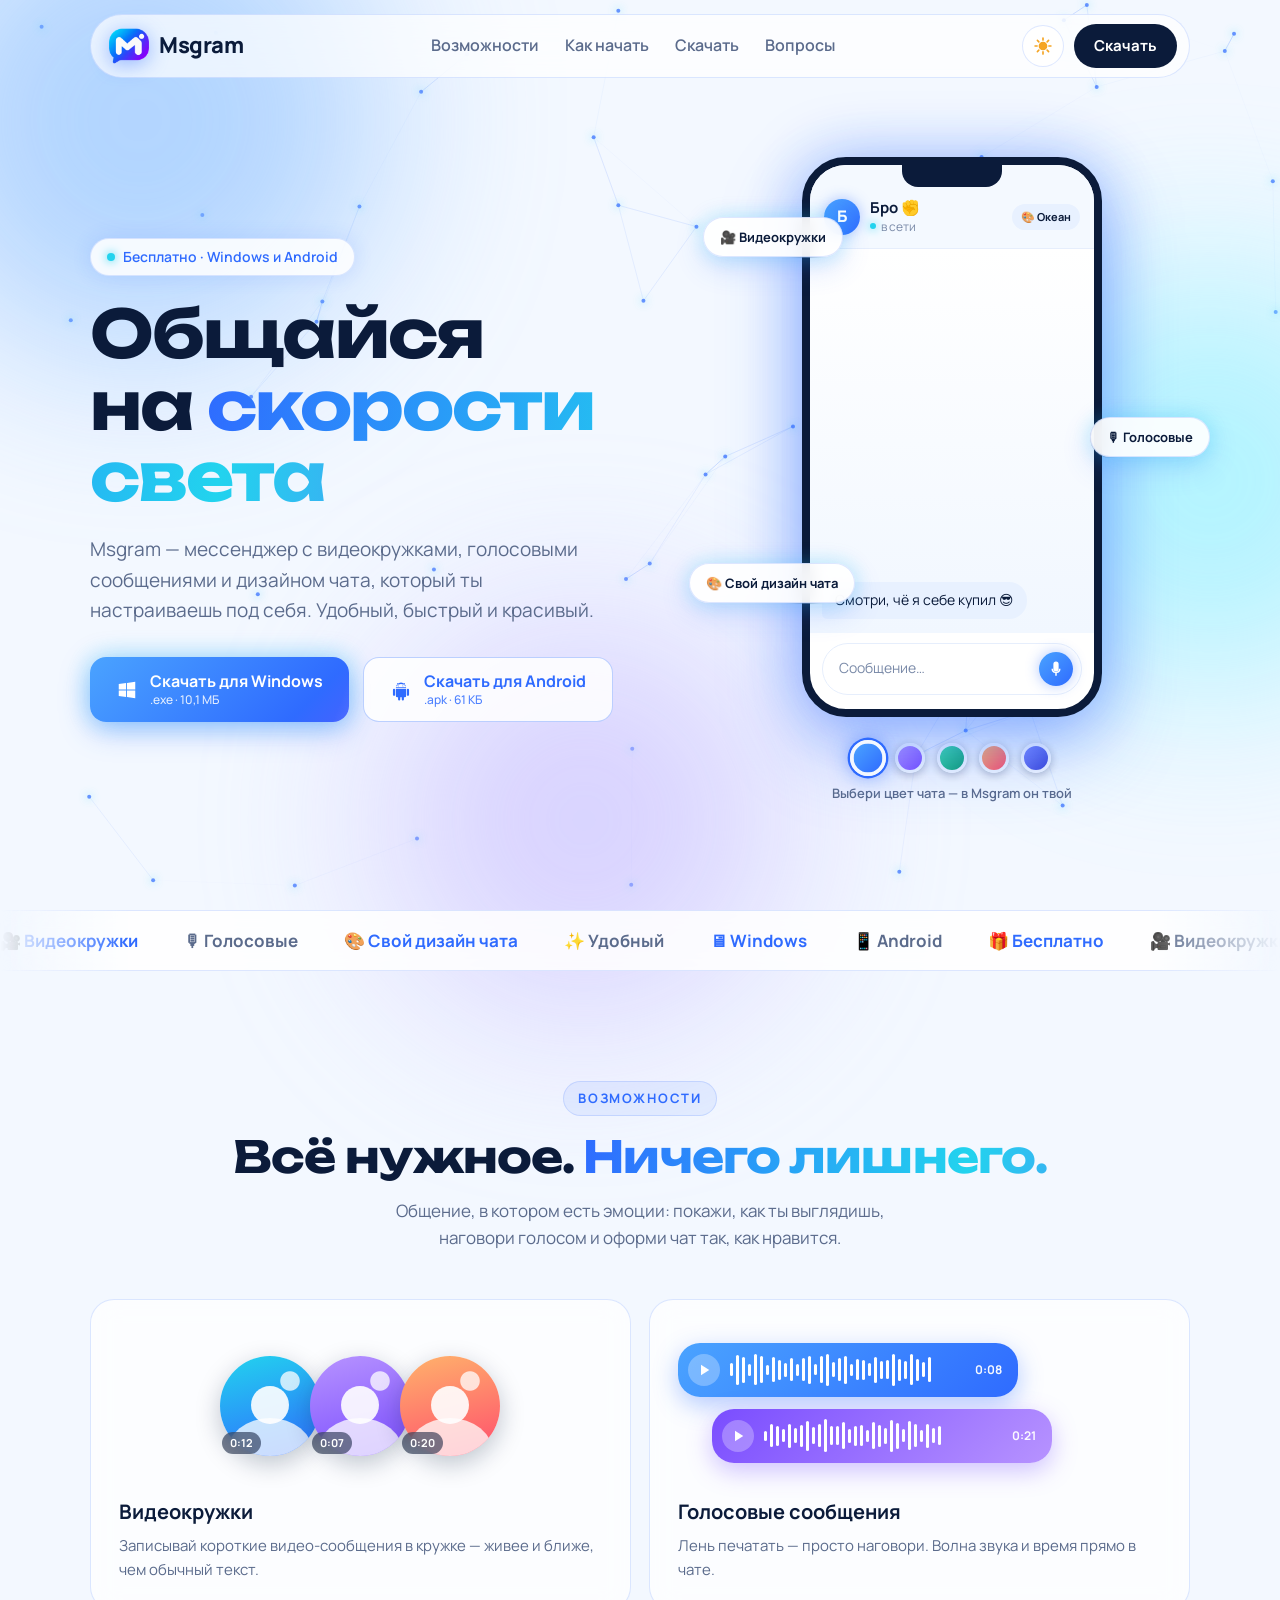
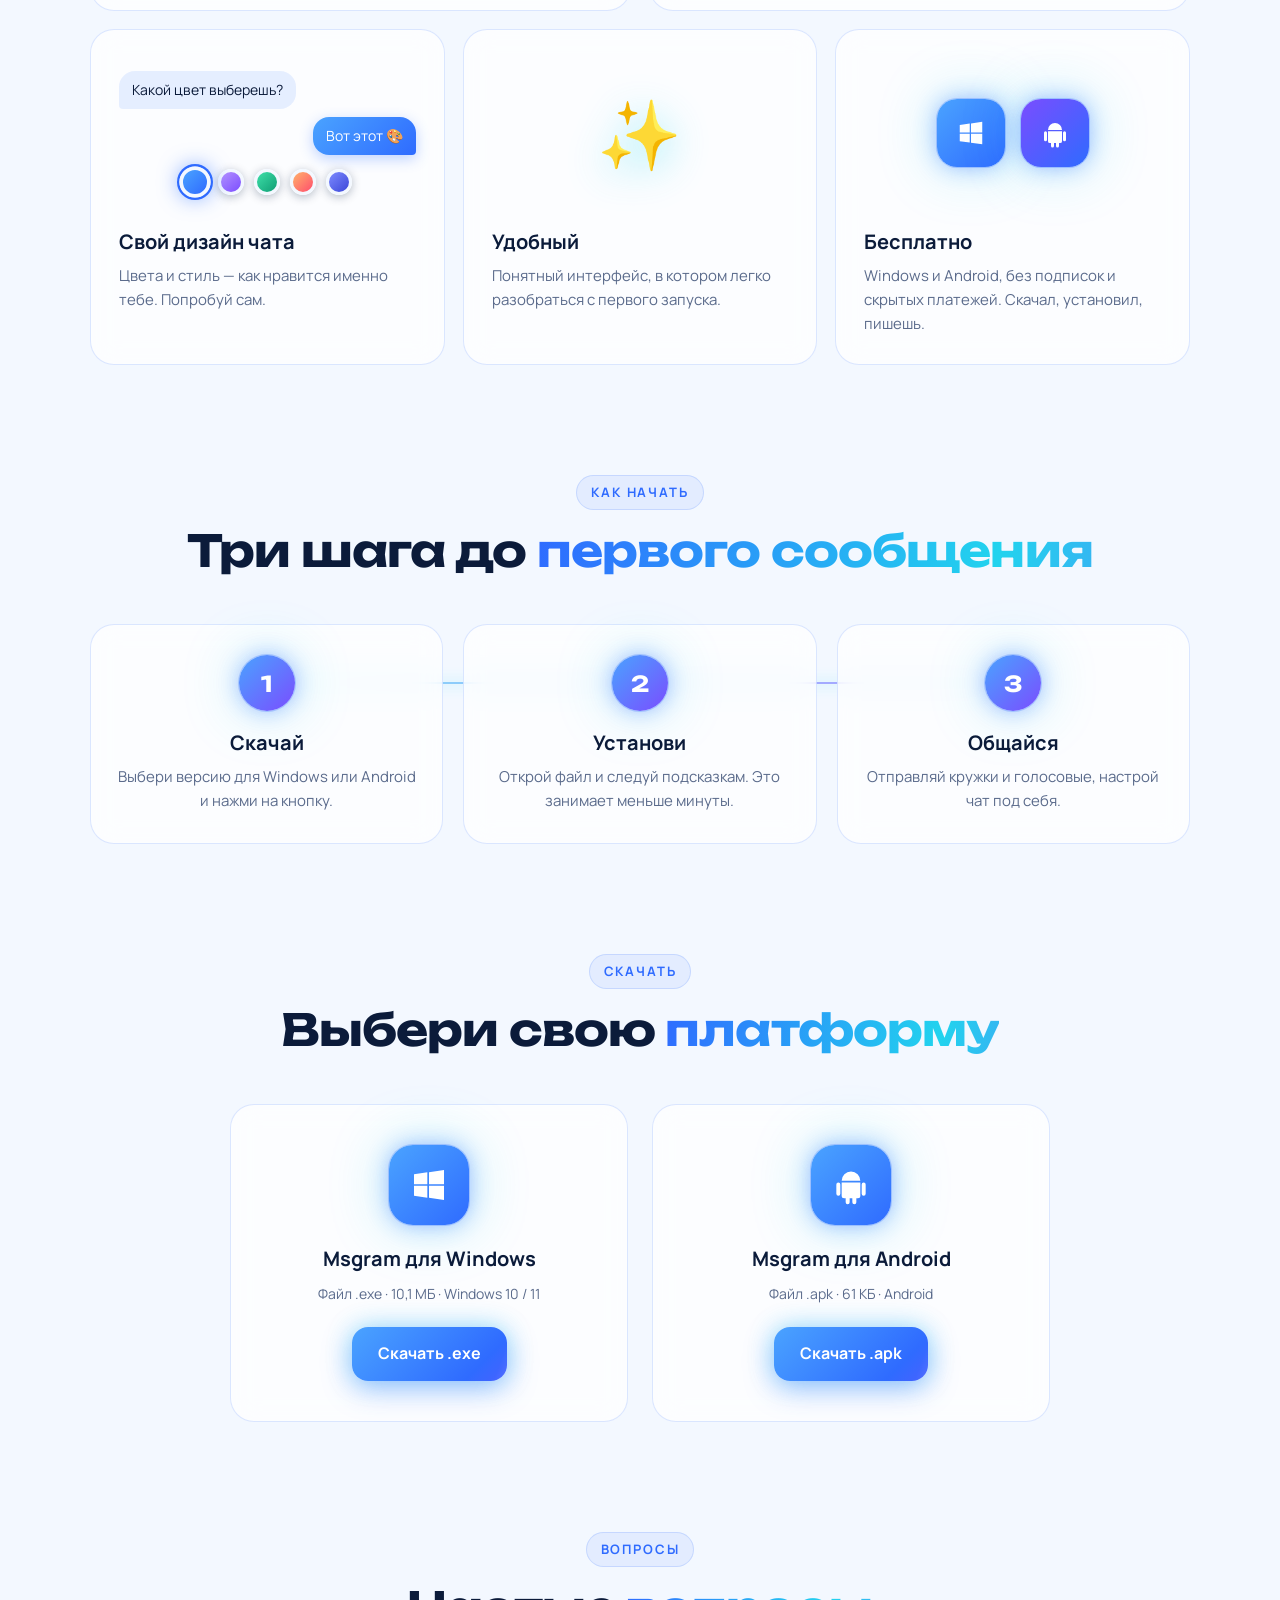
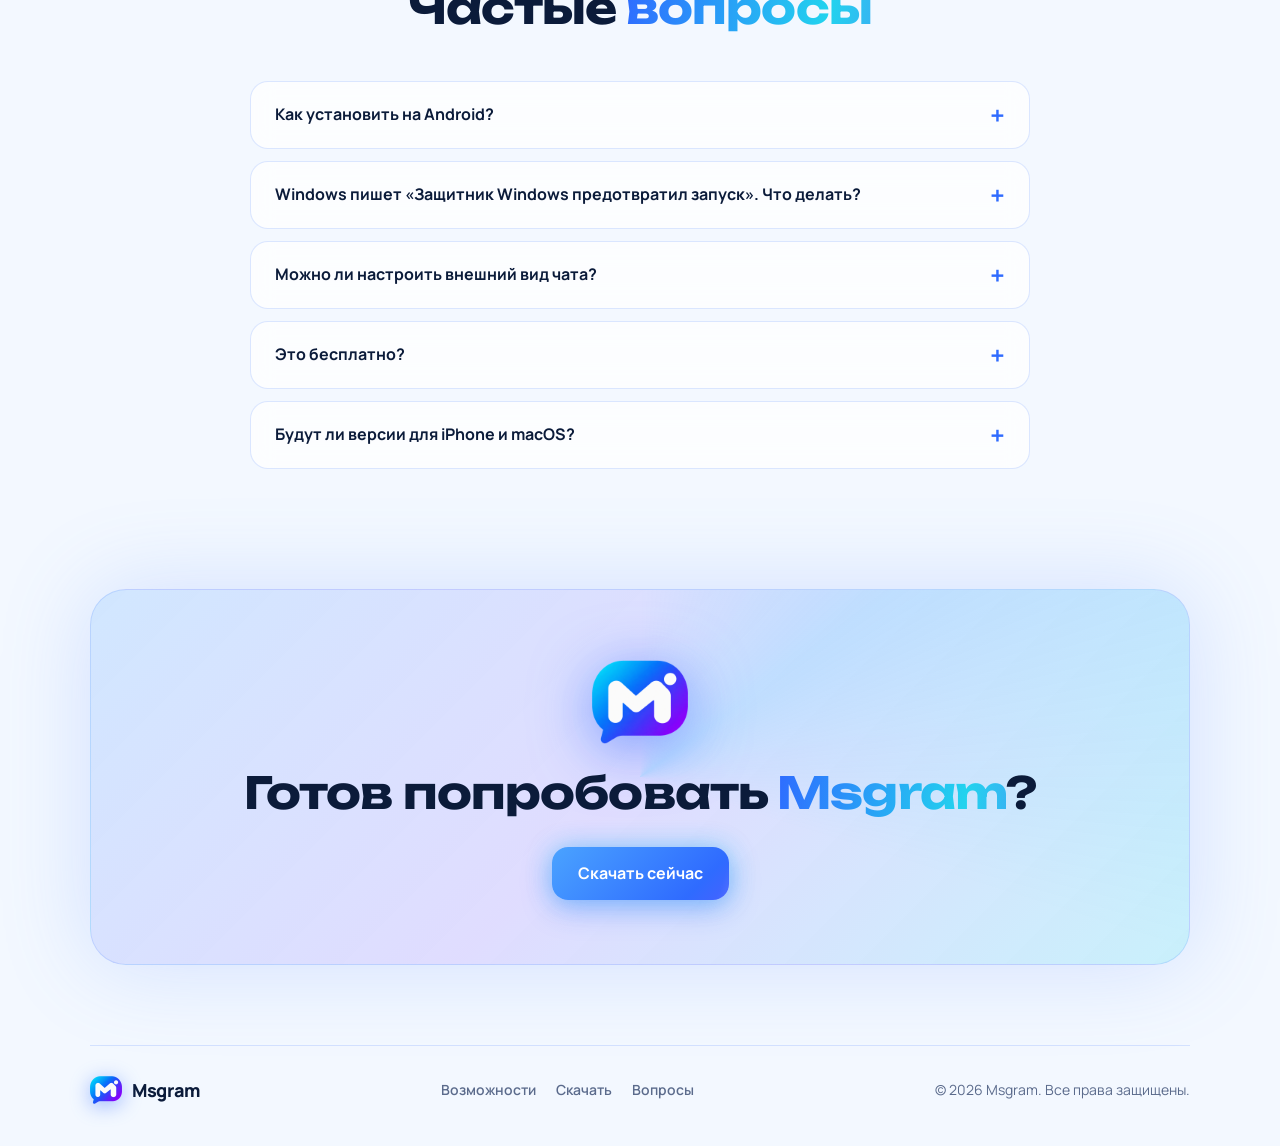
<file: index.html>
<!doctype html>
<html lang="ru" data-theme="light">
<head>
<meta charset="utf-8">
<meta name="viewport" content="width=device-width, initial-scale=1">
<title>Msgram — мессенджер на скорости света</title>
<meta name="description" content="Msgram — мессенджер с видеокружками, голосовыми и настраиваемым дизайном чата для Windows и Android. Скачай бесплатно.">
<meta property="og:title" content="Msgram — мессенджер на скорости света">
<meta property="og:description" content="Видеокружки, голосовые и дизайн чата под себя. Windows и Android, бесплатно.">
<meta property="og:image" content="logo.png">
<meta name="theme-color" content="#f3f8ff" id="themeColor">
<link rel="icon" type="image/png" href="favicon.png">
<link rel="apple-touch-icon" href="apple-touch-icon.png">
<script>
try{var t=localStorage.getItem('msgram-theme');if(!t)t=matchMedia('(prefers-color-scheme: dark)').matches?'dark':'light';document.documentElement.dataset.theme=t;}catch(e){}
</script>
<link rel="preconnect" href="https://fonts.googleapis.com">
<link rel="preconnect" href="https://fonts.gstatic.com" crossorigin>
<link href="https://fonts.googleapis.com/css2?family=Manrope:wght@400;500;600;700;800&family=Unbounded:wght@500;700&display=swap" rel="stylesheet">
<link rel="stylesheet" href="./style.css">
</head>
<body>
<div class="progress" id="progress"></div>
<canvas id="net" aria-hidden="true"></canvas>
<div class="blob b1"></div><div class="blob b2"></div><div class="blob b3"></div>

<header class="nav" id="nav">
  <a class="brand" href="#top"><img src="logo.png" alt="" width="40" height="40"><span>Msgram</span></a>
  <nav class="links">
    <a href="#features">Возможности</a>
    <a href="#steps">Как начать</a>
    <a href="#download">Скачать</a>
    <a href="#faq">Вопросы</a>
  </nav>
  <div class="nav-r">
    <button class="theme-toggle" id="themeToggle" type="button" aria-label="Переключить тёмную и светлую тему" title="Тёмная / светлая тема">
      <svg class="i-sun" viewBox="0 0 24 24" width="20" height="20" fill="none" stroke="currentColor" stroke-width="2" stroke-linecap="round"><circle cx="12" cy="12" r="4.2" fill="currentColor"/><path d="M12 2.5v2.4M12 19.1v2.4M2.5 12h2.4M19.1 12h2.4M5.3 5.3l1.7 1.7M17 17l1.7 1.7M18.7 5.3 17 7M7 17l-1.7 1.7"/></svg>
      <svg class="i-moon" viewBox="0 0 24 24" width="20" height="20" fill="currentColor"><path d="M20.5 14.6A8.6 8.6 0 0 1 9.4 3.5a.7.7 0 0 0-.9-.9A9.8 9.8 0 1 0 21.4 15.5a.7.7 0 0 0-.9-.9z"/></svg>
    </button>
    <a class="btn btn-sm" href="#download">Скачать</a>
  </div>
</header>

<main id="top">
  <section class="hero">
    <div class="hero-text">
      <span class="pill reveal"><i class="dot"></i> Бесплатно · Windows и Android</span>
      <h1 class="reveal">Общайся<br>на <span class="grad">скорости света</span></h1>
      <p class="lead reveal">Msgram — мессенджер с видеокружками, голосовыми сообщениями и дизайном чата, который ты настраиваешь под себя. Удобный, быстрый и красивый.</p>
      <div class="cta reveal">
        <a class="btn btn-neon" data-os="windows" href="msgram.exe" download>
          <svg viewBox="0 0 24 24" width="22" height="22" fill="currentColor"><path d="M3 5.5 11 4.4v7.1H3zM12 4.3 21 3v8.5h-9zM3 12.5h8v7.1L3 18.5zM12 12.5h9V21l-9-1.3z"/></svg>
          <span>Скачать для Windows<small>.exe · 10,1 МБ</small></span>
        </a>
        <a class="btn btn-ghost" data-os="android" href="msgram.apk" download>
          <svg viewBox="0 0 24 24" width="22" height="22" fill="currentColor"><path d="M17.6 9.5a5.6 5.6 0 0 0-11.2 0zM8.7 6.6l-1.2-2 .6-.3 1.2 2a5.6 5.6 0 0 1 5.4 0l1.2-2 .6.3-1.2 2A5.5 5.5 0 0 1 17.6 8.7H6.4a5.5 5.5 0 0 1 2.3-2.1zM9.5 7.6a.5.5 0 1 0 0 .01zm5 0a.5.5 0 1 0 0 .01zM6.4 10.5h11.2v8a1.5 1.5 0 0 1-1.5 1.5h-.9v2.3a1.2 1.2 0 0 1-2.4 0V20h-1.6v2.3a1.2 1.2 0 0 1-2.4 0V20h-.9a1.5 1.5 0 0 1-1.5-1.5zM4.4 10.5a1.2 1.2 0 0 1 1.2 1.2v5.6a1.2 1.2 0 0 1-2.4 0v-5.6a1.2 1.2 0 0 1 1.2-1.2zm15.2 0a1.2 1.2 0 0 1 1.2 1.2v5.6a1.2 1.2 0 0 1-2.4 0v-5.6a1.2 1.2 0 0 1 1.2-1.2z"/></svg>
          <span>Скачать для Android<small>.apk · 61 КБ</small></span>
        </a>
      </div>
    </div>

    <div class="hero-visual reveal">
      <div class="phone" id="phone" data-theme="ocean">
        <div class="notch"></div>
        <div class="chat-head">
          <div class="ava">Б</div>
          <div class="who"><b>Бро ✊</b><small><i class="dot"></i> в сети</small></div>
          <span class="theme-name" id="themeName">🎨 Океан</span>
        </div>
        <div class="chat" id="chat"></div>
        <div class="composer"><span>Сообщение…</span><button aria-label="Голосовое"><svg viewBox="0 0 24 24" width="18" height="18" fill="currentColor"><path d="M12 15a3.5 3.5 0 0 0 3.5-3.5v-6a3.5 3.5 0 0 0-7 0v6A3.5 3.5 0 0 0 12 15zm6-3.5a6 6 0 0 1-5 5.9V21h-2v-3.6a6 6 0 0 1-5-5.9h2a4 4 0 0 0 8 0z"/></svg></button></div>
      </div>
      <div class="themes"><div class="swatches" id="swatches"></div><small>Выбери цвет чата — в Msgram он твой</small></div>
      <div class="chip c1">🎥 Видеокружки</div>
      <div class="chip c2">🎙 Голосовые</div>
      <div class="chip c3">🎨 Свой дизайн чата</div>
    </div>
  </section>

  <div class="marquee" aria-hidden="true">
    <div class="track">
      <span>🎥 Видеокружки</span><span>🎙 Голосовые</span><span>🎨 Свой дизайн чата</span><span>✨ Удобный</span><span>🖥 Windows</span><span>📱 Android</span><span>🎁 Бесплатно</span>
      <span>🎥 Видеокружки</span><span>🎙 Голосовые</span><span>🎨 Свой дизайн чата</span><span>✨ Удобный</span><span>🖥 Windows</span><span>📱 Android</span><span>🎁 Бесплатно</span>
      <span>🎥 Видеокружки</span><span>🎙 Голосовые</span><span>🎨 Свой дизайн чата</span><span>✨ Удобный</span><span>🖥 Windows</span><span>📱 Android</span><span>🎁 Бесплатно</span>
      <span>🎥 Видеокружки</span><span>🎙 Голосовые</span><span>🎨 Свой дизайн чата</span><span>✨ Удобный</span><span>🖥 Windows</span><span>📱 Android</span><span>🎁 Бесплатно</span>
    </div>
  </div>

  <section class="section" id="features">
    <div class="head reveal">
      <span class="eyebrow">Возможности</span>
      <h2>Всё нужное. <span class="grad">Ничего лишнего.</span></h2>
      <p class="sub">Общение, в котором есть эмоции: покажи, как ты выглядишь, наговори голосом и оформи чат так, как нравится.</p>
    </div>
    <div class="bento">
      <article class="card spot big reveal">
        <div class="card-vis vstack">
          <div class="mv" style="--a:#22d3ee;--b:#2f6bff"><div class="vc-img"></div><svg viewBox="0 0 128 128"><circle cx="64" cy="64" r="61" fill="none" stroke-width="4" stroke-linecap="round" pathLength="100" stroke-dasharray="100" stroke-dashoffset="100" transform="rotate(-90 64 64)"/></svg><em>0:12</em></div>
          <div class="mv m2" style="--a:#b793ff;--b:#7a4dff"><div class="vc-img"></div><svg viewBox="0 0 128 128"><circle cx="64" cy="64" r="61" fill="none" stroke-width="4" stroke-linecap="round" pathLength="100" stroke-dasharray="100" stroke-dashoffset="100" transform="rotate(-90 64 64)"/></svg><em>0:07</em></div>
          <div class="mv m3" style="--a:#ffb36b;--b:#ff4d6d"><div class="vc-img"></div><svg viewBox="0 0 128 128"><circle cx="64" cy="64" r="61" fill="none" stroke-width="4" stroke-linecap="round" pathLength="100" stroke-dasharray="100" stroke-dashoffset="100" transform="rotate(-90 64 64)"/></svg><em>0:20</em></div>
        </div>
        <h3>Видеокружки</h3>
        <p>Записывай короткие видео-сообщения в кружке — живее и ближе, чем обычный текст.</p>
      </article>

      <article class="card spot big reveal">
        <div class="card-vis">
          <div class="voice-demo">
            <div class="vplay"><svg viewBox="0 0 24 24" width="18" height="18" fill="#fff"><path d="M8 5v14l11-7z"/></svg></div>
            <div class="live" id="live"></div>
            <span class="vtime">0:08</span>
          </div>
          <div class="voice-demo v2">
            <div class="vplay"><svg viewBox="0 0 24 24" width="18" height="18" fill="#fff"><path d="M8 5v14l11-7z"/></svg></div>
            <div class="live" id="live2"></div>
            <span class="vtime">0:21</span>
          </div>
        </div>
        <h3>Голосовые сообщения</h3>
        <p>Лень печатать — просто наговори. Волна звука и время прямо в чате.</p>
      </article>

      <article class="card spot reveal" id="themeCard" style="--a:#4aa3ff;--b:#2f6bff">
        <div class="card-vis mini-chat">
          <div class="mb in">Какой цвет выберешь?</div>
          <div class="mb out">Вот этот 🎨</div>
          <div class="mini-sw" id="miniSw"></div>
        </div>
        <h3>Свой дизайн чата</h3>
        <p>Цвета и стиль — как нравится именно тебе. Попробуй сам.</p>
      </article>

      <article class="card spot reveal">
        <div class="card-vis big-ico"><span>✨</span></div>
        <h3>Удобный</h3>
        <p>Понятный интерфейс, в котором легко разобраться с первого запуска.</p>
      </article>

      <article class="card spot reveal">
        <div class="card-vis plats">
          <span><svg viewBox="0 0 24 24" width="30" height="30" fill="currentColor"><path d="M3 5.5 11 4.4v7.1H3zM12 4.3 21 3v8.5h-9zM3 12.5h8v7.1L3 18.5zM12 12.5h9V21l-9-1.3z"/></svg></span>
          <span><svg viewBox="0 0 24 24" width="30" height="30" fill="currentColor"><path d="M17.6 9.5a5.6 5.6 0 0 0-11.2 0zM6.4 10.5h11.2v8a1.5 1.5 0 0 1-1.5 1.5h-.9v2.3a1.2 1.2 0 0 1-2.4 0V20h-1.6v2.3a1.2 1.2 0 0 1-2.4 0V20h-.9a1.5 1.5 0 0 1-1.5-1.5zM4.4 10.5a1.2 1.2 0 0 1 1.2 1.2v5.6a1.2 1.2 0 0 1-2.4 0v-5.6a1.2 1.2 0 0 1 1.2-1.2zm15.2 0a1.2 1.2 0 0 1 1.2 1.2v5.6a1.2 1.2 0 0 1-2.4 0v-5.6a1.2 1.2 0 0 1 1.2-1.2z"/></svg></span>
        </div>
        <h3>Бесплатно</h3>
        <p>Windows и Android, без подписок и скрытых платежей. Скачал, установил, пишешь.</p>
      </article>
    </div>
  </section>

  <section class="section" id="steps">
    <div class="head reveal">
      <span class="eyebrow">Как начать</span>
      <h2>Три шага до <span class="grad">первого сообщения</span></h2>
    </div>
    <div class="steps">
      <div class="step tilt reveal"><b>1</b><h3>Скачай</h3><p>Выбери версию для Windows или Android и нажми на кнопку.</p></div>
      <div class="step tilt reveal"><b>2</b><h3>Установи</h3><p>Открой файл и следуй подсказкам. Это занимает меньше минуты.</p></div>
      <div class="step tilt reveal"><b>3</b><h3>Общайся</h3><p>Отправляй кружки и голосовые, настрой чат под себя.</p></div>
    </div>
  </section>

  <section class="section" id="download">
    <div class="head reveal">
      <span class="eyebrow">Скачать</span>
      <h2>Выбери свою <span class="grad">платформу</span></h2>
    </div>
    <div class="dl-grid">
      <article class="dl tilt reveal" data-os="windows">
        <div class="dl-icon"><svg viewBox="0 0 24 24" width="40" height="40" fill="currentColor"><path d="M3 5.5 11 4.4v7.1H3zM12 4.3 21 3v8.5h-9zM3 12.5h8v7.1L3 18.5zM12 12.5h9V21l-9-1.3z"/></svg></div>
        <h3>Msgram для Windows</h3>
        <p class="meta">Файл .exe · 10,1 МБ · Windows 10 / 11</p>
        <a class="btn btn-neon" href="msgram.exe" download>Скачать .exe</a>
      </article>
      <article class="dl tilt reveal" data-os="android">
        <div class="dl-icon"><svg viewBox="0 0 24 24" width="40" height="40" fill="currentColor"><path d="M17.6 9.5a5.6 5.6 0 0 0-11.2 0zM6.4 10.5h11.2v8a1.5 1.5 0 0 1-1.5 1.5h-.9v2.3a1.2 1.2 0 0 1-2.4 0V20h-1.6v2.3a1.2 1.2 0 0 1-2.4 0V20h-.9a1.5 1.5 0 0 1-1.5-1.5zM4.4 10.5a1.2 1.2 0 0 1 1.2 1.2v5.6a1.2 1.2 0 0 1-2.4 0v-5.6a1.2 1.2 0 0 1 1.2-1.2zm15.2 0a1.2 1.2 0 0 1 1.2 1.2v5.6a1.2 1.2 0 0 1-2.4 0v-5.6a1.2 1.2 0 0 1 1.2-1.2z"/></svg></div>
        <h3>Msgram для Android</h3>
        <p class="meta">Файл .apk · 61 КБ · Android</p>
        <a class="btn btn-neon" href="msgram.apk" download>Скачать .apk</a>
      </article>
    </div>
  </section>

  <section class="section" id="faq">
    <div class="head reveal">
      <span class="eyebrow">Вопросы</span>
      <h2>Частые <span class="grad">вопросы</span></h2>
    </div>
    <div class="faq">
      <details class="reveal"><summary>Как установить на Android?</summary><p>Скачай .apk, открой файл и разреши установку из неизвестных источников, если телефон попросит (Настройки → Безопасность). После установки значок Msgram появится на экране.</p></details>
      <details class="reveal"><summary>Windows пишет «Защитник Windows предотвратил запуск». Что делать?</summary><p>Так бывает у новых программ без цифровой подписи. Нажми «Подробнее» → «Выполнить в любом случае». Если скачивал с этого сайта — файл тот самый.</p></details>
      <details class="reveal"><summary>Можно ли настроить внешний вид чата?</summary><p>Да, дизайн чата в Msgram настраивается под себя — выбирай цвета и оформление, которые нравятся.</p></details>
      <details class="reveal"><summary>Это бесплатно?</summary><p>Да, Msgram бесплатный. Никаких подписок и скрытых платежей.</p></details>
      <details class="reveal"><summary>Будут ли версии для iPhone и macOS?</summary><p>Пока доступны Windows и Android. Следи за обновлениями на этом сайте.</p></details>
    </div>
  </section>

  <section class="final reveal">
    <img src="logo.png" alt="" width="96" height="96">
    <h2>Готов попробовать <span class="grad">Msgram</span>?</h2>
    <a class="btn btn-neon" href="#download">Скачать сейчас</a>
  </section>
</main>

<footer class="foot">
  <a class="brand" href="#top"><img src="logo.png" alt="" width="32" height="32"><span>Msgram</span></a>
  <nav class="foot-links"><a href="#features">Возможности</a><a href="#download">Скачать</a><a href="#faq">Вопросы</a></nav>
  <span>© <span id="year"></span> Msgram. Все права защищены.</span>
</footer>

<script src="./script.js"></script>
</body>
</html>
</file>
<file: style.css>
/* ============ Theme tokens ============ */
:root{
  --bg:#f3f8ff; --ink:#0b1b3a; --muted:#5b6b8c;
  --blue:#2f6bff; --blue2:#4aa3ff; --cyan:#22d3ee; --violet:#7a4dff;
  --card:rgba(255,255,255,.72); --line:rgba(47,107,255,.16);
  --nav:rgba(255,255,255,.7); --pill:rgba(255,255,255,.85);
  --btn-sm-bg:#0b1b3a; --btn-sm-tx:#fff; --ghost:rgba(255,255,255,.85); --ghost-tx:#2f6bff;
  --frame:#0b1b3a; --chip:rgba(255,255,255,.9);
  --net:47,107,255; --net2:34,211,238; --blob-op:.55;
  --b1:#7db8ff; --b2:#7ff0ff; --b3:#c3b4ff;
  --ico-bg:linear-gradient(135deg,#e3efff,#d3f6ff);
  --glow:0 0 0 1px rgba(47,107,255,.25),0 0 22px rgba(47,107,255,.45),0 0 60px rgba(34,211,238,.28);
  --shadow:0 20px 60px rgba(47,107,255,.14);
  --r:24px;
  color-scheme:light;
}
html[data-theme=dark]{
  --bg:#050816; --ink:#eaf0ff; --muted:#9db0d8;
  --blue:#5b8dff; --blue2:#6cb4ff; --cyan:#33e0ff; --violet:#9b6bff;
  --card:rgba(16,24,54,.62); --line:rgba(125,160,255,.2);
  --nav:rgba(10,15,36,.72); --pill:rgba(20,30,68,.8);
  --btn-sm-bg:#eaf0ff; --btn-sm-tx:#0b1b3a; --ghost:rgba(20,30,68,.7); --ghost-tx:#a9c6ff;
  --frame:#222c66; --chip:rgba(18,28,64,.92);
  --net:120,165,255; --net2:51,224,255; --blob-op:.38;
  --b1:#2b4bff; --b2:#00b8d9; --b3:#7a3dff;
  --ico-bg:linear-gradient(135deg,#1c2a63,#0f4059);
  --glow:0 0 0 1px rgba(108,180,255,.35),0 0 26px rgba(91,141,255,.6),0 0 70px rgba(51,224,255,.3);
  --shadow:0 20px 60px rgba(0,0,0,.45);
  color-scheme:dark;
}

*{box-sizing:border-box;margin:0;padding:0}
html{scroll-behavior:smooth;scroll-padding-top:90px}
body{font-family:'Manrope',system-ui,sans-serif;background:var(--bg);color:var(--ink);line-height:1.6;overflow-x:hidden;-webkit-font-smoothing:antialiased;transition:background-color .4s,color .4s}
img{display:block;max-width:100%}
a{color:inherit;text-decoration:none}
button{font:inherit;color:inherit}

/* theme switch circle reveal */
::view-transition-old(root),::view-transition-new(root){animation:none;mix-blend-mode:normal}

.progress{position:fixed;top:0;left:0;height:3px;width:0;z-index:100;background:linear-gradient(90deg,var(--cyan),var(--blue),var(--violet));box-shadow:0 0 12px var(--cyan)}
#net{position:fixed;inset:0;width:100%;height:100%;z-index:0;pointer-events:none}
.blob{position:fixed;border-radius:50%;filter:blur(90px);opacity:var(--blob-op);z-index:0;pointer-events:none;animation:float 18s ease-in-out infinite;transition:opacity .4s}
.b1{width:480px;height:480px;background:var(--b1);top:-120px;left:-100px}
.b2{width:420px;height:420px;background:var(--b2);top:30%;right:-140px;animation-delay:-6s}
.b3{width:400px;height:400px;background:var(--b3);bottom:-120px;left:30%;animation-delay:-12s}
@keyframes float{0%,100%{transform:translate(0,0) scale(1)}50%{transform:translate(40px,-50px) scale(1.12)}}
main,.nav,.foot{position:relative;z-index:1}

/* ============ Nav ============ */
.nav{position:fixed;top:14px;left:50%;transform:translateX(-50%);width:min(1100px,calc(100% - 28px));display:flex;align-items:center;justify-content:space-between;gap:16px;padding:9px 12px 9px 18px;background:var(--nav);backdrop-filter:blur(18px);-webkit-backdrop-filter:blur(18px);border:1px solid var(--line);border-radius:999px;z-index:50;transition:box-shadow .3s,background .4s}
.nav.scrolled{box-shadow:var(--shadow)}
.brand{display:flex;align-items:center;gap:10px;font-weight:800;font-size:22px;letter-spacing:-.02em}
.brand img{filter:drop-shadow(0 4px 10px rgba(47,107,255,.45));transition:transform .4s}
.brand:hover img{transform:rotate(-8deg) scale(1.08)}
.links{display:flex;gap:26px;font-weight:600;color:var(--muted)}
.links a{position:relative;transition:color .2s}
.links a:hover{color:var(--blue)}
.links a::after{content:"";position:absolute;left:0;bottom:-4px;height:2px;width:0;background:linear-gradient(90deg,var(--blue),var(--cyan));transition:width .25s}
.links a:hover::after{width:100%}
.nav-r{display:flex;align-items:center;gap:10px}
.theme-toggle{width:42px;height:42px;border-radius:50%;border:1px solid var(--line);background:var(--pill);cursor:pointer;display:grid;place-items:center;position:relative;overflow:hidden;color:#f5a524;transition:box-shadow .3s,transform .3s,color .3s}
.theme-toggle:hover{box-shadow:var(--glow);transform:rotate(15deg)}
.theme-toggle svg{position:absolute;transition:transform .5s cubic-bezier(.3,1.4,.5,1),opacity .3s}
.i-moon{color:#9bb8ff}
html[data-theme=light] .i-moon{transform:translateY(26px) rotate(-60deg);opacity:0}
html[data-theme=dark] .i-sun{transform:translateY(-26px) rotate(60deg);opacity:0}

/* ============ Buttons ============ */
.btn{display:inline-flex;align-items:center;justify-content:center;gap:12px;padding:14px 26px;border-radius:16px;font-weight:700;font-size:16px;cursor:pointer;border:0;transition:transform .2s,box-shadow .25s,background .25s;position:relative;overflow:hidden}
.btn small{display:block;font-weight:500;font-size:12px;opacity:.85;margin-top:1px}
.btn span{text-align:left;line-height:1.2}
.btn-sm{padding:10px 20px;border-radius:999px;font-size:15px;background:var(--btn-sm-bg);color:var(--btn-sm-tx)}
.btn-sm:hover{background:var(--blue);color:#fff;box-shadow:var(--glow)}
.btn-neon{color:#fff;background:linear-gradient(135deg,var(--blue2),var(--blue) 55%,var(--violet));background-size:160% 100%;box-shadow:0 8px 30px rgba(47,107,255,.4),0 0 24px rgba(34,211,238,.35)}
.btn-neon:hover{transform:translateY(-3px);box-shadow:var(--glow);background-position:100% 0}
.btn-neon::before{content:"";position:absolute;inset:0;background:linear-gradient(110deg,transparent 30%,rgba(255,255,255,.5) 50%,transparent 70%);background-size:250% 100%;background-position:150% 0;animation:shine 3.6s infinite;pointer-events:none}
@keyframes shine{0%{background-position:150% 0}60%,100%{background-position:-50% 0}}
.btn-ghost{background:var(--ghost);color:var(--ghost-tx);border:1.5px solid rgba(91,141,255,.4)}
.btn-ghost:hover{transform:translateY(-3px);border-color:var(--blue);box-shadow:var(--glow)}
.btn.primary-os{outline:3px solid rgba(34,211,238,.55);outline-offset:3px}

.grad{background:linear-gradient(100deg,var(--blue),var(--cyan),var(--violet),var(--blue));background-size:250% auto;-webkit-background-clip:text;background-clip:text;color:transparent;animation:gradmove 6s linear infinite}
@keyframes gradmove{to{background-position:250% center}}

/* ============ Hero ============ */
.hero{min-height:100vh;display:grid;grid-template-columns:1.1fr .9fr;gap:40px;align-items:center;width:min(1100px,calc(100% - 32px));margin:0 auto;padding:120px 0 60px}
.pill{display:inline-flex;align-items:center;gap:8px;padding:7px 16px;border-radius:999px;background:var(--pill);border:1px solid var(--line);font-weight:600;font-size:14px;color:var(--blue);box-shadow:0 0 20px rgba(47,107,255,.14)}
.dot{width:8px;height:8px;border-radius:50%;background:#22d3ee;box-shadow:0 0 10px #22d3ee;display:inline-block;animation:pulse 1.8s infinite}
@keyframes pulse{50%{transform:scale(1.5);opacity:.6}}
h1{font-family:'Unbounded',sans-serif;font-weight:700;font-size:clamp(36px,5.6vw,66px);line-height:1.08;letter-spacing:-.03em;margin:22px 0}
.lead{font-size:19px;color:var(--muted);max-width:520px}
.cta{display:flex;flex-wrap:wrap;gap:14px;margin-top:32px}

/* ============ Phone ============ */
.hero-visual{position:relative;display:flex;flex-direction:column;align-items:center;justify-content:center}
.phone{--a:#4aa3ff;--b:#2f6bff;--bg1:#fff;--bg2:#f1f7ff;--in:#e8f1ff;--tx:#0b1b3a;--head:#f4f9ff;--comp:#fff;--ln:#e6eefc;--mut:#7a8aa8;--sh:rgba(47,107,255,.38);
  width:300px;height:560px;border-radius:44px;background:var(--bg1);color:var(--tx);border:8px solid var(--frame);box-shadow:0 30px 80px var(--sh),0 0 60px var(--sh);display:flex;flex-direction:column;overflow:hidden;position:relative;animation:bob 6s ease-in-out infinite;transition:background .6s,box-shadow .6s,color .6s,border-color .4s}
.phone[data-theme=violet]{--a:#b793ff;--b:#7a4dff;--bg1:#fbf8ff;--bg2:#f1eaff;--in:#eadfff;--head:#f6f0ff;--ln:#e8dcfb;--sh:rgba(122,77,255,.38)}
.phone[data-theme=mint]{--a:#3fe0a9;--b:#0f9d74;--bg1:#f6fffb;--bg2:#e4f9ef;--in:#d6f5e6;--head:#eefcf5;--ln:#cdeedd;--sh:rgba(15,157,116,.36)}
.phone[data-theme=sunset]{--a:#ffb36b;--b:#ff4d6d;--bg1:#fffaf6;--bg2:#ffece3;--in:#ffe3d6;--head:#fff3ec;--ln:#fbd9ca;--sh:rgba(255,77,109,.36)}
.phone[data-theme=night]{--a:#7d8bff;--b:#3b46d8;--bg1:#12162b;--bg2:#0b0f20;--in:#1f2650;--tx:#eaf0ff;--head:#171c38;--comp:#1a2040;--ln:#262d57;--mut:#8e9bd0;--sh:rgba(80,96,255,.5)}
.notch{position:absolute;top:0;left:50%;transform:translateX(-50%);width:100px;height:22px;background:var(--frame);border-radius:0 0 16px 16px;z-index:3;transition:background .4s}
@keyframes bob{50%{transform:translateY(-14px) rotate(.6deg)}}
.chat-head{display:flex;align-items:center;gap:10px;padding:34px 14px 12px;border-bottom:1px solid var(--ln);background:var(--head);transition:background .6s,border-color .6s}
.ava{width:36px;height:36px;border-radius:50%;display:grid;place-items:center;font-weight:800;color:#fff;background:linear-gradient(135deg,var(--a),var(--b));box-shadow:0 0 14px var(--sh);flex:none;transition:background .6s}
.who b{display:block;font-size:15px;line-height:1.2}
.who small{color:var(--mut);font-size:12px;display:flex;align-items:center;gap:5px}
.who .dot{width:6px;height:6px}
.theme-name{margin-left:auto;font-size:11px;font-weight:700;padding:4px 9px;border-radius:999px;background:var(--in);color:var(--tx);white-space:nowrap;transition:background .6s}
.chat{flex:1;padding:14px 12px;display:flex;flex-direction:column;gap:10px;overflow:hidden;justify-content:flex-end;background:linear-gradient(180deg,var(--bg1),var(--bg2));transition:background .6s}
.msg{position:relative;max-width:82%;padding:9px 13px;border-radius:18px;font-size:14px;line-height:1.35;animation:pop .35s cubic-bezier(.2,1.4,.4,1) both}
.msg.in{align-self:flex-start;background:var(--in);border-bottom-left-radius:5px;transition:background .6s}
.msg.out{align-self:flex-end;color:#fff;background:linear-gradient(135deg,var(--a),var(--b));border-bottom-right-radius:5px;box-shadow:0 4px 14px var(--sh);transition:background .6s}
.has-react{margin-bottom:8px}
.react{position:absolute;right:10px;bottom:-12px;padding:1px 7px;border-radius:999px;font-size:13px;background:var(--comp);border:1px solid var(--ln);box-shadow:0 3px 10px var(--sh);animation:pop .4s cubic-bezier(.2,1.6,.4,1) both}
.typing{align-self:flex-start;display:flex;gap:4px;padding:12px 14px;background:var(--in);border-radius:18px;border-bottom-left-radius:5px}
.typing i{width:6px;height:6px;border-radius:50%;background:var(--b);animation:bounce 1s infinite}
.typing i:nth-child(2){animation-delay:.15s}.typing i:nth-child(3){animation-delay:.3s}
@keyframes bounce{50%{transform:translateY(-5px);opacity:.5}}
@keyframes pop{from{opacity:0;transform:translateY(12px) scale(.9)}}
.vc{align-self:flex-start;position:relative;width:128px;height:128px;flex:none;animation:pop .45s cubic-bezier(.2,1.4,.4,1) both}
.vc-img{position:absolute;inset:6px;border-radius:50%;overflow:hidden;background:radial-gradient(circle at 70% 25%,rgba(255,255,255,.75) 0 9%,transparent 10%),linear-gradient(165deg,var(--a),var(--b));box-shadow:0 8px 24px var(--sh,rgba(47,107,255,.35));transition:background .6s}
.vc-img::before{content:"";position:absolute;left:50%;top:30%;width:38px;height:38px;margin-left:-19px;border-radius:50%;background:rgba(255,255,255,.9);animation:sway 3s ease-in-out infinite}
.vc-img::after{content:"";position:absolute;left:50%;top:62%;width:86px;height:70px;margin-left:-43px;border-radius:50% 50% 0 0;background:rgba(255,255,255,.75);animation:sway 3s ease-in-out infinite}
@keyframes sway{50%{transform:translateX(4px)}}
.vc svg,.mv svg{position:absolute;inset:0;width:100%;height:100%}
.vc circle{stroke:var(--b);animation:ring 6s linear forwards;filter:drop-shadow(0 0 4px var(--a))}
@keyframes ring{to{stroke-dashoffset:0}}
.vc em,.mv em{position:absolute;left:8px;bottom:8px;font-style:normal;font-size:11px;font-weight:700;color:#fff;background:rgba(11,27,58,.55);padding:2px 8px;border-radius:999px;backdrop-filter:blur(4px)}
.voice{position:relative;align-self:flex-end;display:flex;align-items:center;gap:9px;width:84%;padding:9px 14px 9px 9px;border-radius:20px;border-bottom-right-radius:5px;color:#fff;background:linear-gradient(135deg,var(--a),var(--b));box-shadow:0 4px 14px var(--sh);animation:pop .35s cubic-bezier(.2,1.4,.4,1) both;transition:background .6s}
.vplay{width:32px;height:32px;border-radius:50%;background:rgba(255,255,255,.28);display:grid;place-items:center;flex:none}
.wave{flex:1;display:flex;align-items:center;gap:2px;height:26px}
.wave span{width:3px;height:var(--h);border-radius:2px;background:rgba(255,255,255,.42);animation:fillbar .1s forwards;animation-delay:calc(.3s + var(--i)*.085s)}
@keyframes fillbar{to{background:#fff;box-shadow:0 0 6px rgba(255,255,255,.9)}}
.vtime{font-size:12px;font-weight:700;opacity:.95}
.composer{display:flex;align-items:center;justify-content:space-between;margin:10px 12px 14px;padding:8px 8px 8px 16px;border-radius:999px;background:var(--comp);border:1px solid var(--ln);color:var(--mut);font-size:14px;transition:background .6s,border-color .6s}
.composer button{width:34px;height:34px;border-radius:50%;border:0;background:linear-gradient(135deg,var(--a),var(--b));color:#fff;display:grid;place-items:center;box-shadow:0 0 14px var(--sh);transition:background .6s}
.themes{margin-top:26px;text-align:center}
.themes small{display:block;margin-top:10px;font-size:13px;color:var(--muted);font-weight:600}
.swatches{display:flex;gap:12px;justify-content:center}
.sw{width:30px;height:30px;border-radius:50%;border:3px solid var(--bg);cursor:pointer;box-shadow:0 2px 10px rgba(11,27,58,.3);transition:transform .2s,box-shadow .2s}
.sw:hover{transform:scale(1.15)}
.sw.on{transform:scale(1.2);box-shadow:0 0 0 2px var(--blue),0 0 18px rgba(47,107,255,.65)}
.chip{position:absolute;padding:9px 16px;border-radius:999px;background:var(--chip);backdrop-filter:blur(8px);border:1px solid var(--line);font-weight:700;font-size:13px;box-shadow:0 10px 30px rgba(47,107,255,.2),0 0 20px rgba(34,211,238,.25);display:flex;align-items:center;gap:7px;white-space:nowrap}
.c1{top:60px;left:-10px;animation:bob 5s ease-in-out infinite}
.c2{top:260px;right:-20px;animation:bob 7s ease-in-out -2s infinite}
.c3{bottom:200px;left:-24px;animation:bob 6s ease-in-out -4s infinite}

/* ============ Marquee ============ */
.marquee{overflow:hidden;border-block:1px solid var(--line);background:var(--pill);backdrop-filter:blur(8px);margin:10px 0 0;mask-image:linear-gradient(90deg,transparent,#000 10%,#000 90%,transparent);-webkit-mask-image:linear-gradient(90deg,transparent,#000 10%,#000 90%,transparent)}
.track{display:flex;gap:46px;width:max-content;padding:16px 0;animation:scroll 38s linear infinite}
.track span{font-weight:700;font-size:17px;white-space:nowrap;color:var(--muted)}
.track span:nth-child(odd){color:var(--blue)}
@keyframes scroll{to{transform:translateX(-50%)}}

/* ============ Sections ============ */
.section{width:min(1100px,calc(100% - 32px));margin:0 auto;padding:110px 0 0}
.head{text-align:center;margin-bottom:48px}
.eyebrow{display:inline-block;font-weight:700;font-size:13px;letter-spacing:.14em;text-transform:uppercase;color:var(--blue);padding:6px 14px;border-radius:999px;background:rgba(91,141,255,.1);border:1px solid var(--line)}
h2{font-family:'Unbounded',sans-serif;font-weight:700;font-size:clamp(28px,4vw,44px);letter-spacing:-.02em;line-height:1.15;margin-top:16px}
.sub{max-width:560px;margin:14px auto 0;color:var(--muted);font-size:17px}

/* bento */
.bento{display:grid;grid-template-columns:repeat(6,1fr);gap:18px}
.card{grid-column:span 2;background:var(--card);backdrop-filter:blur(14px);border:1px solid var(--line);border-radius:var(--r);padding:28px;position:relative;overflow:hidden;transition:border-color .3s,box-shadow .3s,transform .3s,background .4s}
.card.big{grid-column:span 3}
.card:hover{border-color:rgba(91,141,255,.55);box-shadow:var(--glow);transform:translateY(-4px)}
.spot::before{content:"";position:absolute;inset:0;border-radius:inherit;pointer-events:none;opacity:0;transition:opacity .3s;background:radial-gradient(360px circle at var(--mx,50%) var(--my,50%),rgba(91,141,255,.2),transparent 60%)}
.spot:hover::before{opacity:1}
.card>*{position:relative}
.card h3{font-size:20px;margin:18px 0 6px}
.card p{color:var(--muted);font-size:15px}
.card-vis{min-height:150px;display:flex;align-items:center;justify-content:center}
.vstack{padding-top:6px}
.mv{position:relative;width:112px;height:112px;margin-left:-22px;flex:none;transition:transform .35s}
.mv:first-child{margin-left:0}
.mv .vc-img{box-shadow:0 8px 24px rgba(11,27,58,.25)}
.mv circle{stroke:var(--b);animation:ring 5s linear infinite;filter:drop-shadow(0 0 4px var(--a))}
.m2 circle{animation-delay:-1.7s}.m3 circle{animation-delay:-3.3s}
.card:hover .mv{transform:translateY(-6px)}
.card:hover .m2{transform:translateY(-12px)}
.voice-demo{display:flex;align-items:center;gap:10px;width:100%;max-width:340px;padding:10px 16px 10px 10px;border-radius:22px;color:#fff;background:linear-gradient(135deg,var(--blue2),var(--blue));box-shadow:0 8px 24px rgba(47,107,255,.35)}
.voice-demo.v2{margin-top:12px;margin-left:34px;background:linear-gradient(135deg,var(--violet),#b793ff);box-shadow:0 8px 24px rgba(122,77,255,.35)}
.card-vis:has(.voice-demo){flex-direction:column;align-items:flex-start}
.live{flex:1;display:flex;align-items:center;gap:3px;height:34px}
.live span{width:3px;height:var(--h);border-radius:2px;background:#fff;animation:eq 1.2s ease-in-out infinite;animation-delay:calc(var(--i)*-.09s)}
@keyframes eq{50%{transform:scaleY(.3);opacity:.6}}
.mini-chat{flex-direction:column;align-items:stretch;gap:8px}
.mb{max-width:80%;padding:8px 13px;border-radius:16px;font-size:14px}
.mb.in{align-self:flex-start;background:rgba(91,141,255,.14);border-bottom-left-radius:4px}
.mb.out{align-self:flex-end;color:#fff;background:linear-gradient(135deg,var(--a),var(--b));border-bottom-right-radius:4px;box-shadow:0 4px 14px rgba(47,107,255,.3);transition:background .5s}
.mini-sw{display:flex;gap:10px;justify-content:center;margin-top:6px}
.mini-sw .sw{width:26px;height:26px}
.big-ico span{font-size:68px;filter:drop-shadow(0 8px 20px rgba(34,211,238,.45));animation:bob 5s ease-in-out infinite}
.plats{gap:16px}
.plats span{width:68px;height:68px;border-radius:20px;display:grid;place-items:center;color:#fff;background:linear-gradient(135deg,var(--blue2),var(--blue));box-shadow:var(--glow);animation:bob 5s ease-in-out infinite}
.plats span+span{animation-delay:-2.5s;background:linear-gradient(135deg,var(--violet),var(--blue))}

/* steps */
.steps{display:grid;grid-template-columns:repeat(3,1fr);gap:20px;position:relative}
.steps::before{content:"";position:absolute;top:58px;left:16%;right:16%;height:2px;background:linear-gradient(90deg,var(--cyan),var(--blue),var(--violet));opacity:.5;box-shadow:0 0 14px var(--cyan)}
.step{position:relative;text-align:center;background:var(--card);backdrop-filter:blur(14px);border:1px solid var(--line);border-radius:var(--r);padding:30px 24px;transition:box-shadow .3s,border-color .3s,transform .15s}
.step:hover{border-color:rgba(91,141,255,.55);box-shadow:var(--glow)}
.step b{display:grid;place-items:center;width:56px;height:56px;margin:0 auto 16px;border-radius:50%;font-family:'Unbounded',sans-serif;font-size:22px;color:#fff;background:linear-gradient(135deg,var(--blue2),var(--violet));box-shadow:var(--glow)}
.step h3{font-size:20px;margin-bottom:6px}
.step p{color:var(--muted);font-size:15px}

/* download */
.dl-grid{display:grid;grid-template-columns:1fr 1fr;gap:24px;max-width:820px;margin:0 auto}
.dl{background:var(--card);backdrop-filter:blur(14px);border:1px solid var(--line);border-radius:var(--r);text-align:center;padding:40px 30px;transition:box-shadow .3s,border-color .3s,transform .15s;transform-style:preserve-3d;will-change:transform}
.dl:hover{border-color:rgba(91,141,255,.55);box-shadow:var(--glow)}
.dl-icon{width:80px;height:80px;margin:0 auto 18px;border-radius:24px;display:grid;place-items:center;color:#fff;background:linear-gradient(135deg,var(--blue2),var(--blue));box-shadow:var(--glow)}
.dl h3{font-size:20px;margin-bottom:8px}
.dl .meta{color:var(--muted);font-size:14px;margin:4px 0 22px}
.dl.match{border-color:var(--cyan);box-shadow:var(--glow)}

/* faq */
.faq{max-width:780px;margin:0 auto;display:grid;gap:12px}
details{background:var(--card);backdrop-filter:blur(12px);border:1px solid var(--line);border-radius:18px;padding:0 24px;transition:box-shadow .3s,border-color .3s}
details[open],details:hover{border-color:rgba(91,141,255,.5);box-shadow:0 0 28px rgba(91,141,255,.2)}
summary{cursor:pointer;list-style:none;padding:20px 0;font-weight:700;display:flex;justify-content:space-between;gap:16px;align-items:center}
summary::-webkit-details-marker{display:none}
summary::after{content:"+";font-size:26px;color:var(--blue);transition:transform .3s;line-height:1}
details[open] summary::after{transform:rotate(45deg)}
details p{padding:0 0 20px;color:var(--muted)}

/* final + footer */
.final{width:min(1100px,calc(100% - 32px));margin:120px auto 0;text-align:center;padding:64px 24px;border-radius:36px;background:linear-gradient(135deg,rgba(74,163,255,.2),rgba(122,77,255,.16),rgba(34,211,238,.2));border:1px solid var(--line);box-shadow:0 0 90px rgba(91,141,255,.22);position:relative;overflow:hidden}
.final::before{content:"";position:absolute;inset:-50%;background:conic-gradient(from 0deg,transparent,rgba(51,224,255,.18),transparent 30%);animation:spin 10s linear infinite}
@keyframes spin{to{transform:rotate(360deg)}}
.final>*{position:relative}
.final img{margin:0 auto 18px;filter:drop-shadow(0 10px 30px rgba(47,107,255,.6));animation:bob 5s ease-in-out infinite}
.final h2{margin:0 0 28px}
.foot{width:min(1100px,calc(100% - 32px));margin:80px auto 0;padding:28px 0 40px;display:flex;justify-content:space-between;align-items:center;gap:16px;flex-wrap:wrap;color:var(--muted);font-size:14px;border-top:1px solid var(--line)}
.foot .brand{font-size:18px;color:var(--ink)}
.foot-links{display:flex;gap:20px;font-weight:600}
.foot-links a:hover{color:var(--blue)}

/* reveal */
.reveal{opacity:0;transform:translateY(28px);transition:opacity .8s cubic-bezier(.2,.7,.2,1),transform .8s cubic-bezier(.2,.7,.2,1)}
.reveal.in{opacity:1;transform:none}

@media (max-width:900px){
  .hero{grid-template-columns:1fr;text-align:center;padding-top:110px}
  .lead{margin:0 auto}.cta{justify-content:center}
  .bento{grid-template-columns:1fr 1fr}
  .card,.card.big{grid-column:span 1}
  .card.big:nth-child(-n+2){grid-column:span 2}
  .links{display:none}
}
@media (max-width:640px){
  .bento,.dl-grid,.steps{grid-template-columns:1fr}
  .card,.card.big,.card.big:nth-child(-n+2){grid-column:span 1}
  .steps::before{display:none}
  .chip.c1{left:0}.chip.c2{right:0}.chip.c3{left:-6px}
  .btn:not(.btn-sm){width:100%}
  .nav-r .btn-sm{display:none}
  .foot{justify-content:center;text-align:center}
  .mv{width:96px;height:96px}
}
@media (prefers-reduced-motion:reduce){
  *,*::before,*::after{animation:none!important;transition:none!important}
  .reveal{opacity:1;transform:none}
  .mv circle,.vc circle{stroke-dashoffset:0}
}
</file>
